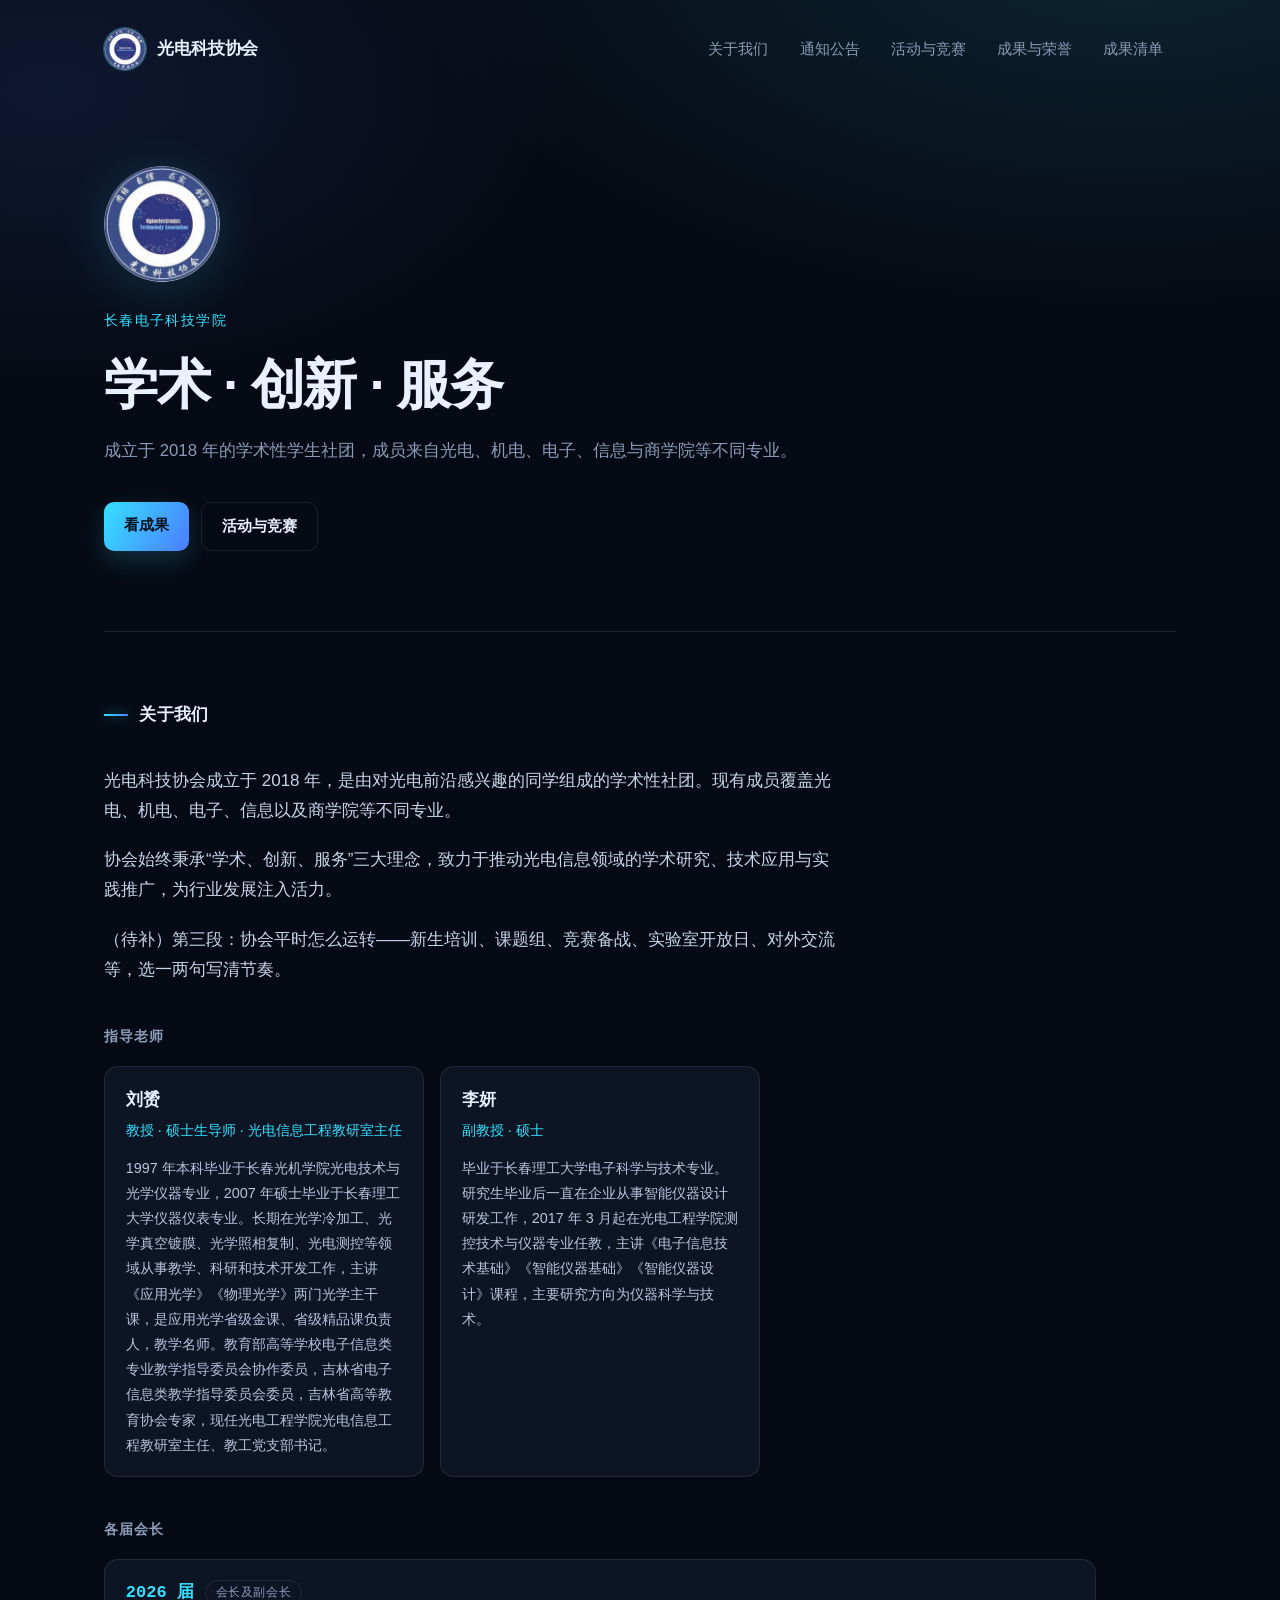
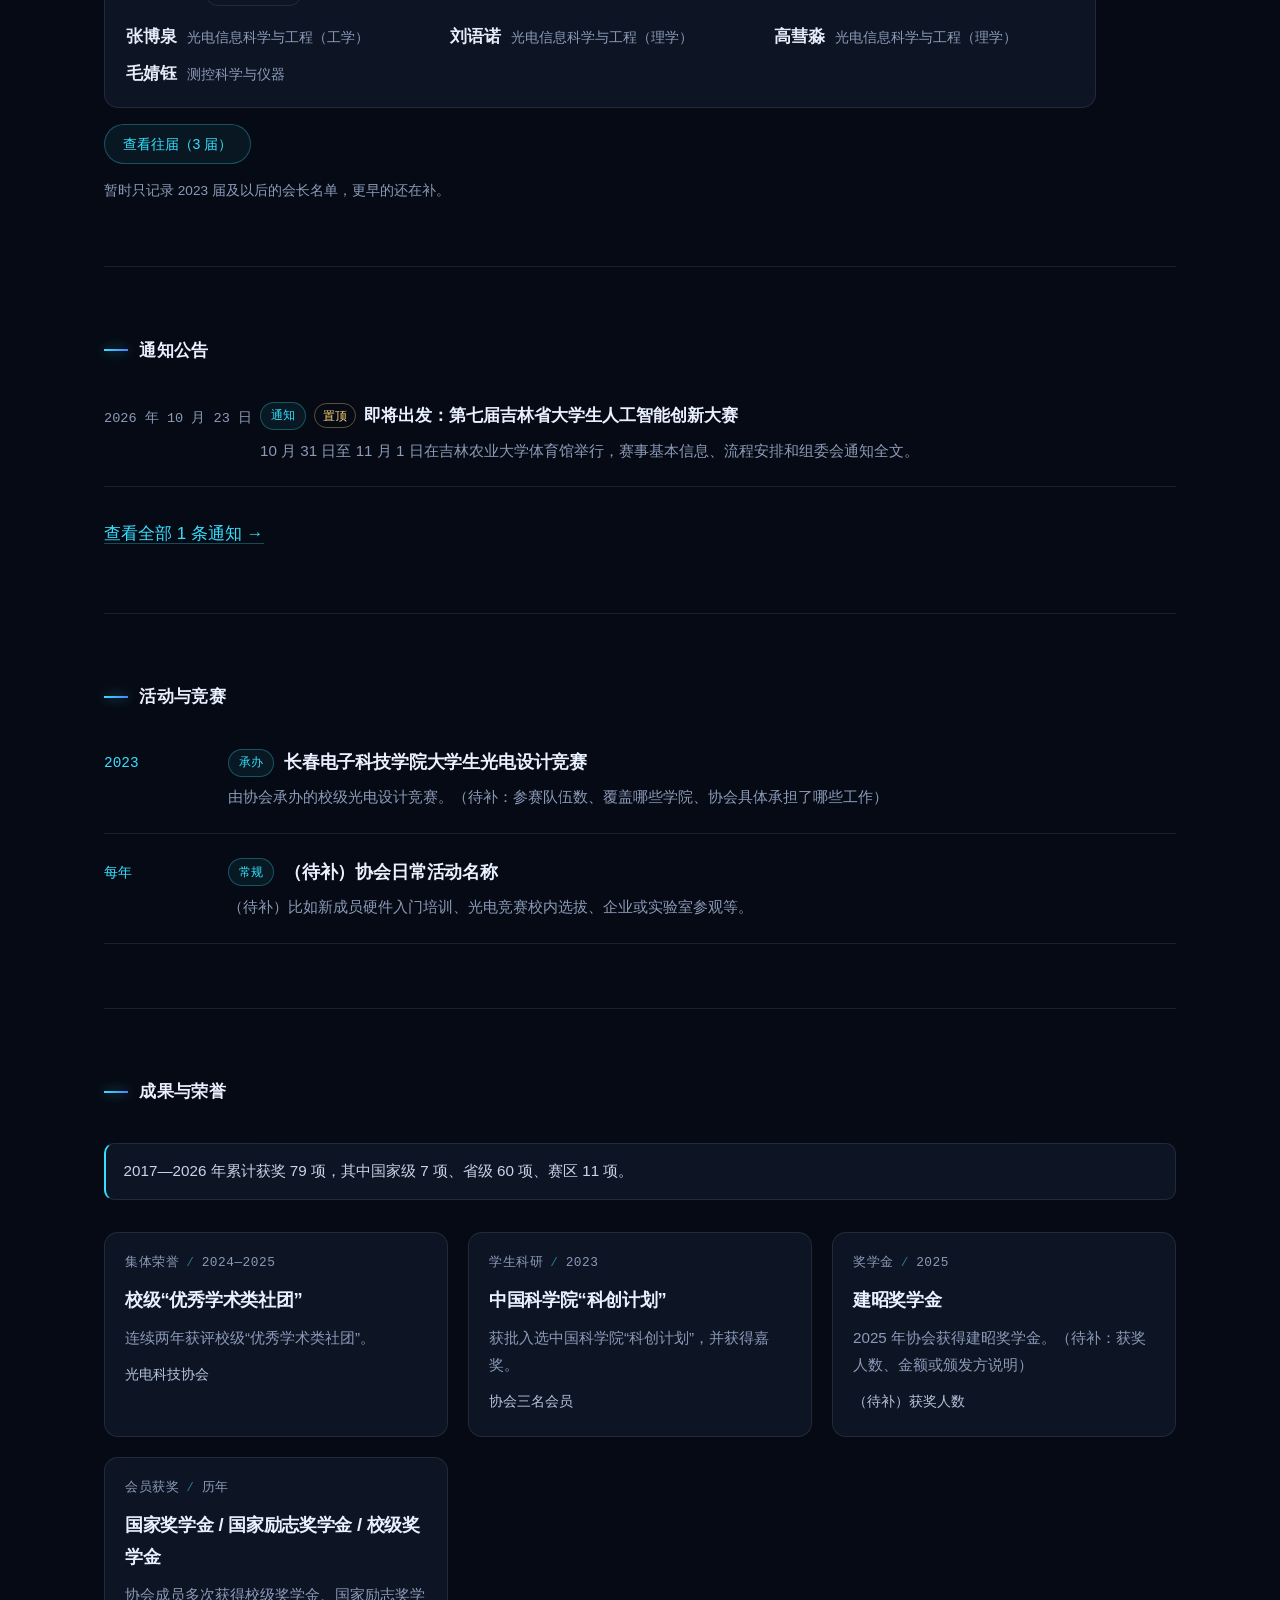
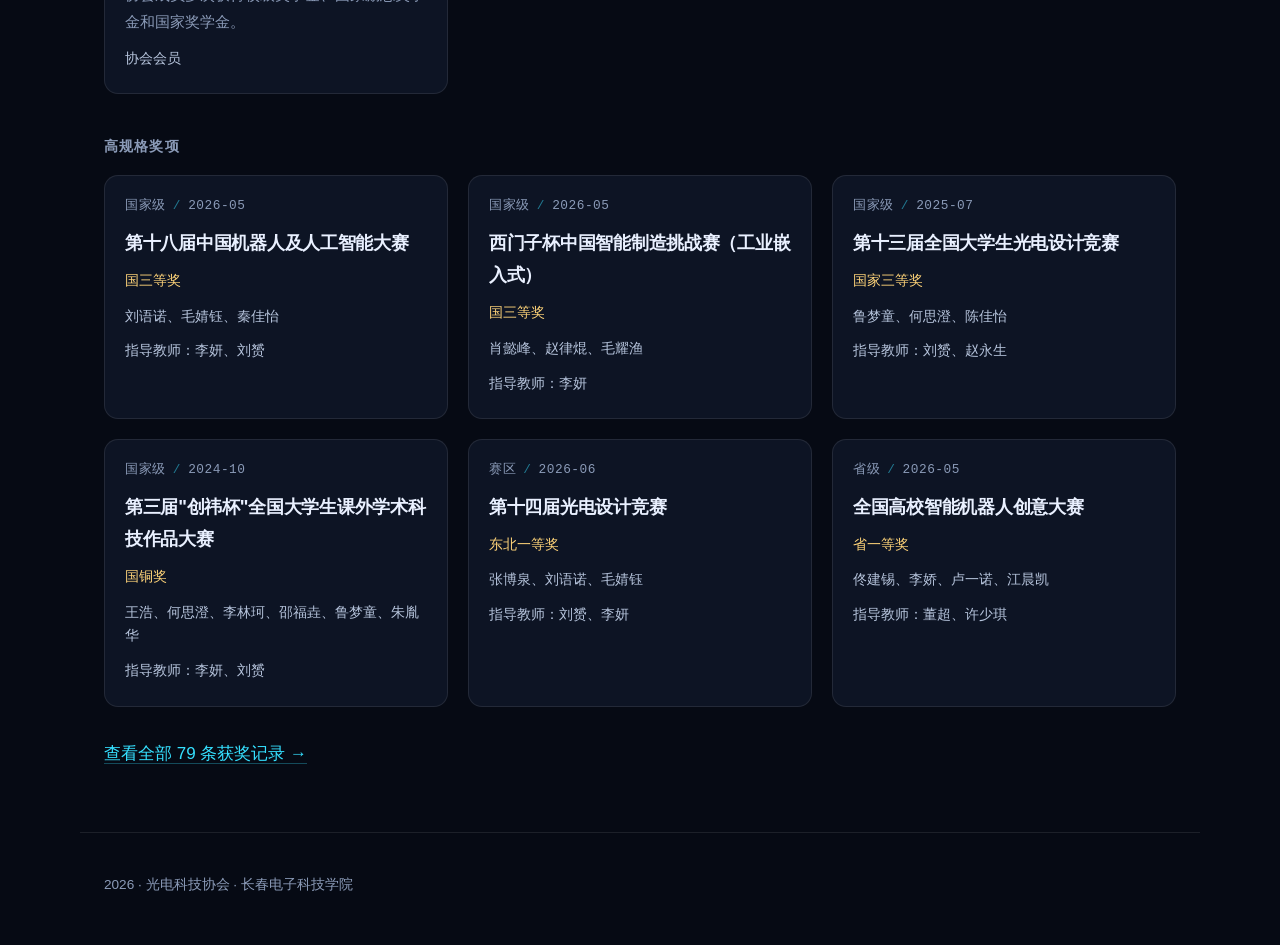
<file: index.html>
<!DOCTYPE html>
<html lang="zh-CN">
<head>
<meta charset="utf-8">
<meta name="viewport" content="width=device-width, initial-scale=1">
<title>加载中</title>
<meta name="description" content="">
<link rel="stylesheet" href="assets/styles.css">
<script src="assets/data.js"></script>
<script src="assets/posts.js"></script>
<script src="assets/awards.js"></script>
<script src="assets/main.js" defer></script>
</head>
<body>
<a class="skip" href="#works">跳到成果与荣誉</a>

<header class="site-head">
  <a class="brand" href="#top">
    <span class="brand-mark" data-bind="shortName"></span>
    <span class="brand-name" data-bind="name"></span>
  </a>
  <nav class="nav" id="nav" aria-label="站内导航"></nav>
</header>

<main id="top">
  <section class="hero">
    <div class="hero-logo" id="hero-logo"></div>
    <p class="eyebrow" data-bind="school"></p>
    <h1 class="tagline" data-bind="tagline"></h1>
    <p class="lede" data-bind="intro"></p>
    <p class="hero-links"><a class="btn" href="#works">看成果</a> <a class="btn btn-ghost" href="#events">活动与竞赛</a></p>
  </section>

  <section class="section" id="about">
    <h2 class="section-title">关于我们</h2>
    <div class="prose" id="about-body"></div>
    <div id="advisors"></div>
  </section>

  <section class="section" id="notices">
    <h2 class="section-title">通知公告</h2>
    <ul class="notice-list" id="notice-list"></ul>
    <p class="section-more" id="notice-more" hidden><a href="news.html">查看全部通知 →</a></p>
    <p class="empty" id="notice-empty" hidden>还没有通知。在 <code>assets/posts.js</code> 里添加。</p>
  </section>

  <section class="section" id="events">
    <h2 class="section-title">活动与竞赛</h2>
    <ul class="event-list" id="events-list"></ul>
    <p class="empty" id="events-empty" hidden>还没有活动记录。在 <code>assets/data.js</code> 的 <code>events</code> 里添加。</p>
  </section>

  <section class="section" id="works">
    <h2 class="section-title">成果与荣誉</h2>
    <p class="stat-line" id="award-stats"></p>
    <div class="grid" id="works-grid"></div>
    <h3 class="sub-title" id="featured-title" hidden>高规格奖项</h3>
    <div class="grid" id="featured-grid"></div>
    <p class="section-more" id="works-more" hidden><a href="achievements.html">查看全部获奖记录 →</a></p>
    <p class="empty" id="works-empty" hidden>还没有成果记录。在 <code>assets/data.js</code> 的 <code>works</code> 里添加。</p>
  </section>

  <section class="section" id="gallery">
    <h2 class="section-title">协会掠影</h2>
    <div class="grid" id="gallery-grid"></div>
    <p class="empty" id="gallery-empty" hidden>还没有照片。在 <code>assets/data.js</code> 的 <code>gallery</code> 里添加。</p>
  </section>
</main>

<footer class="site-foot">
  <div class="foot-info" id="foot-info"></div>
  <p class="foot-copy"><span id="year"></span> · <span data-bind="name"></span> · <span data-bind="school"></span></p>
</footer>
</body>
</html>
</file>
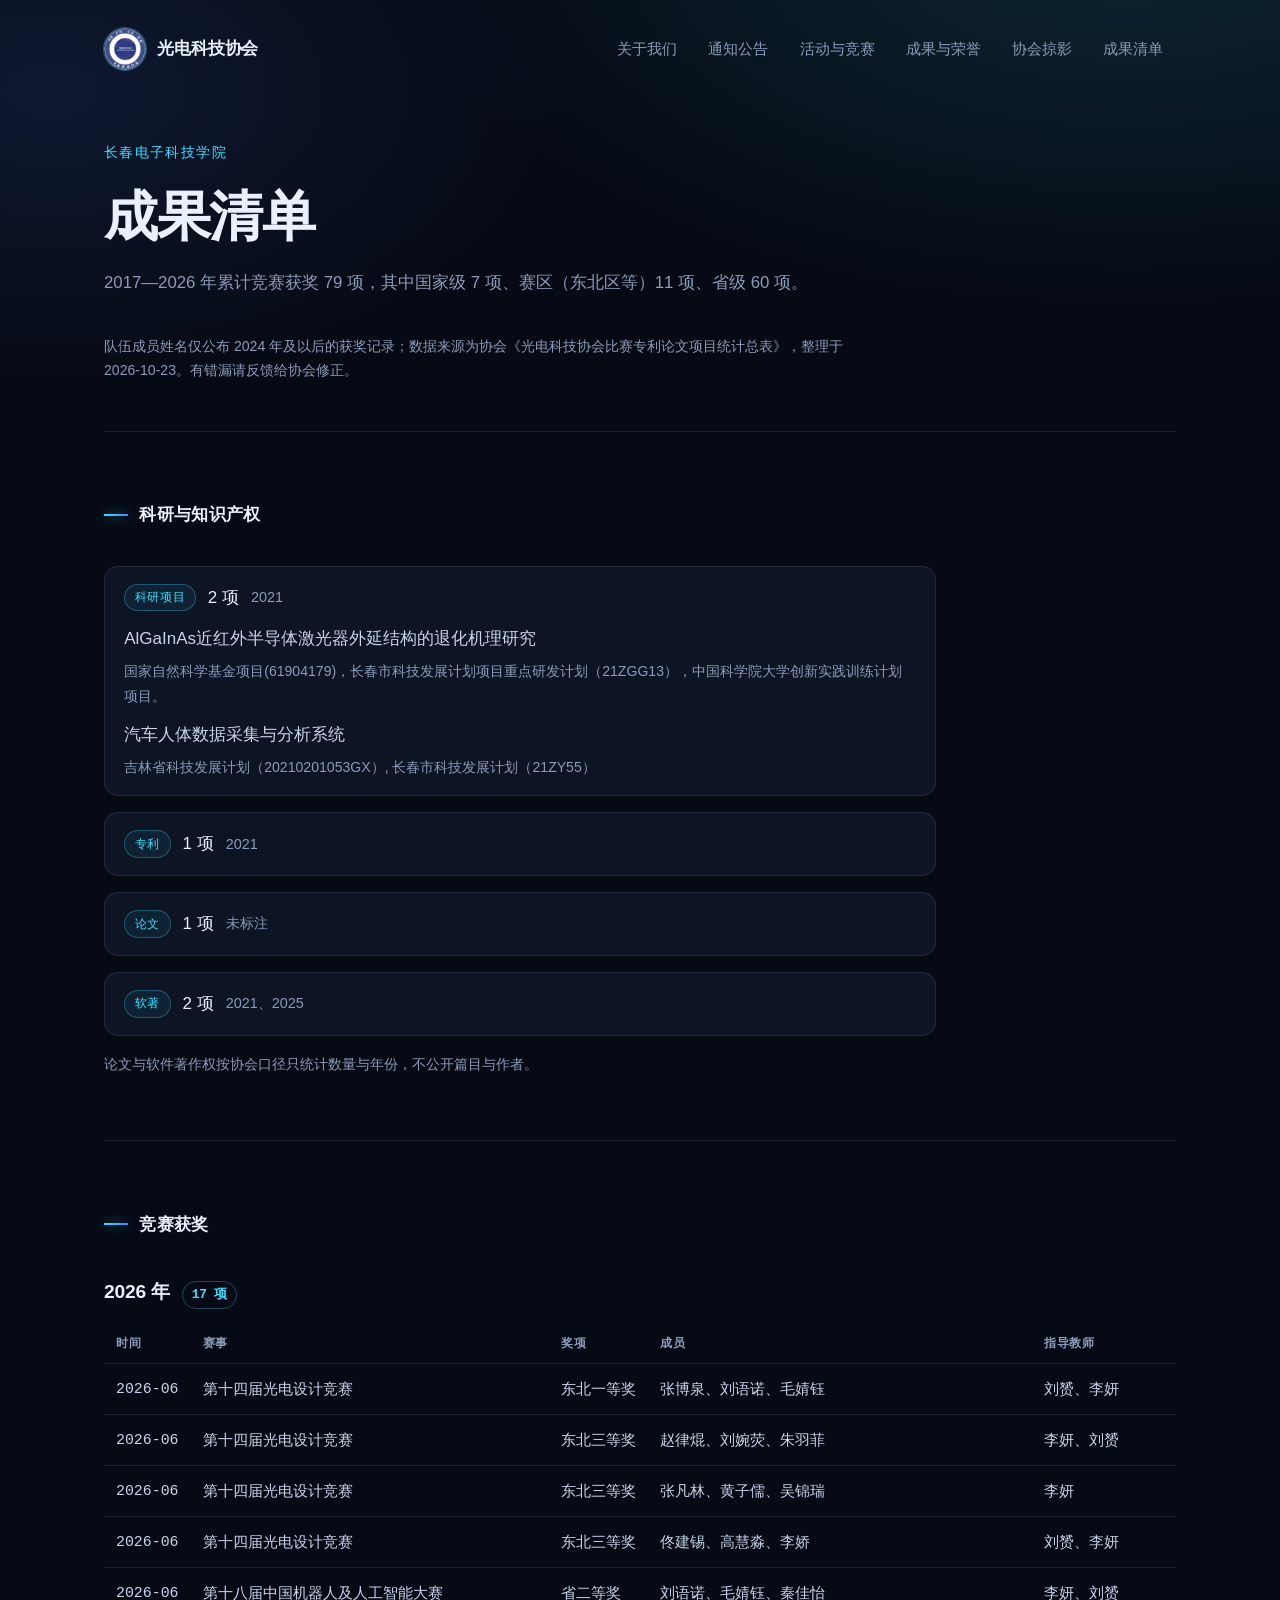
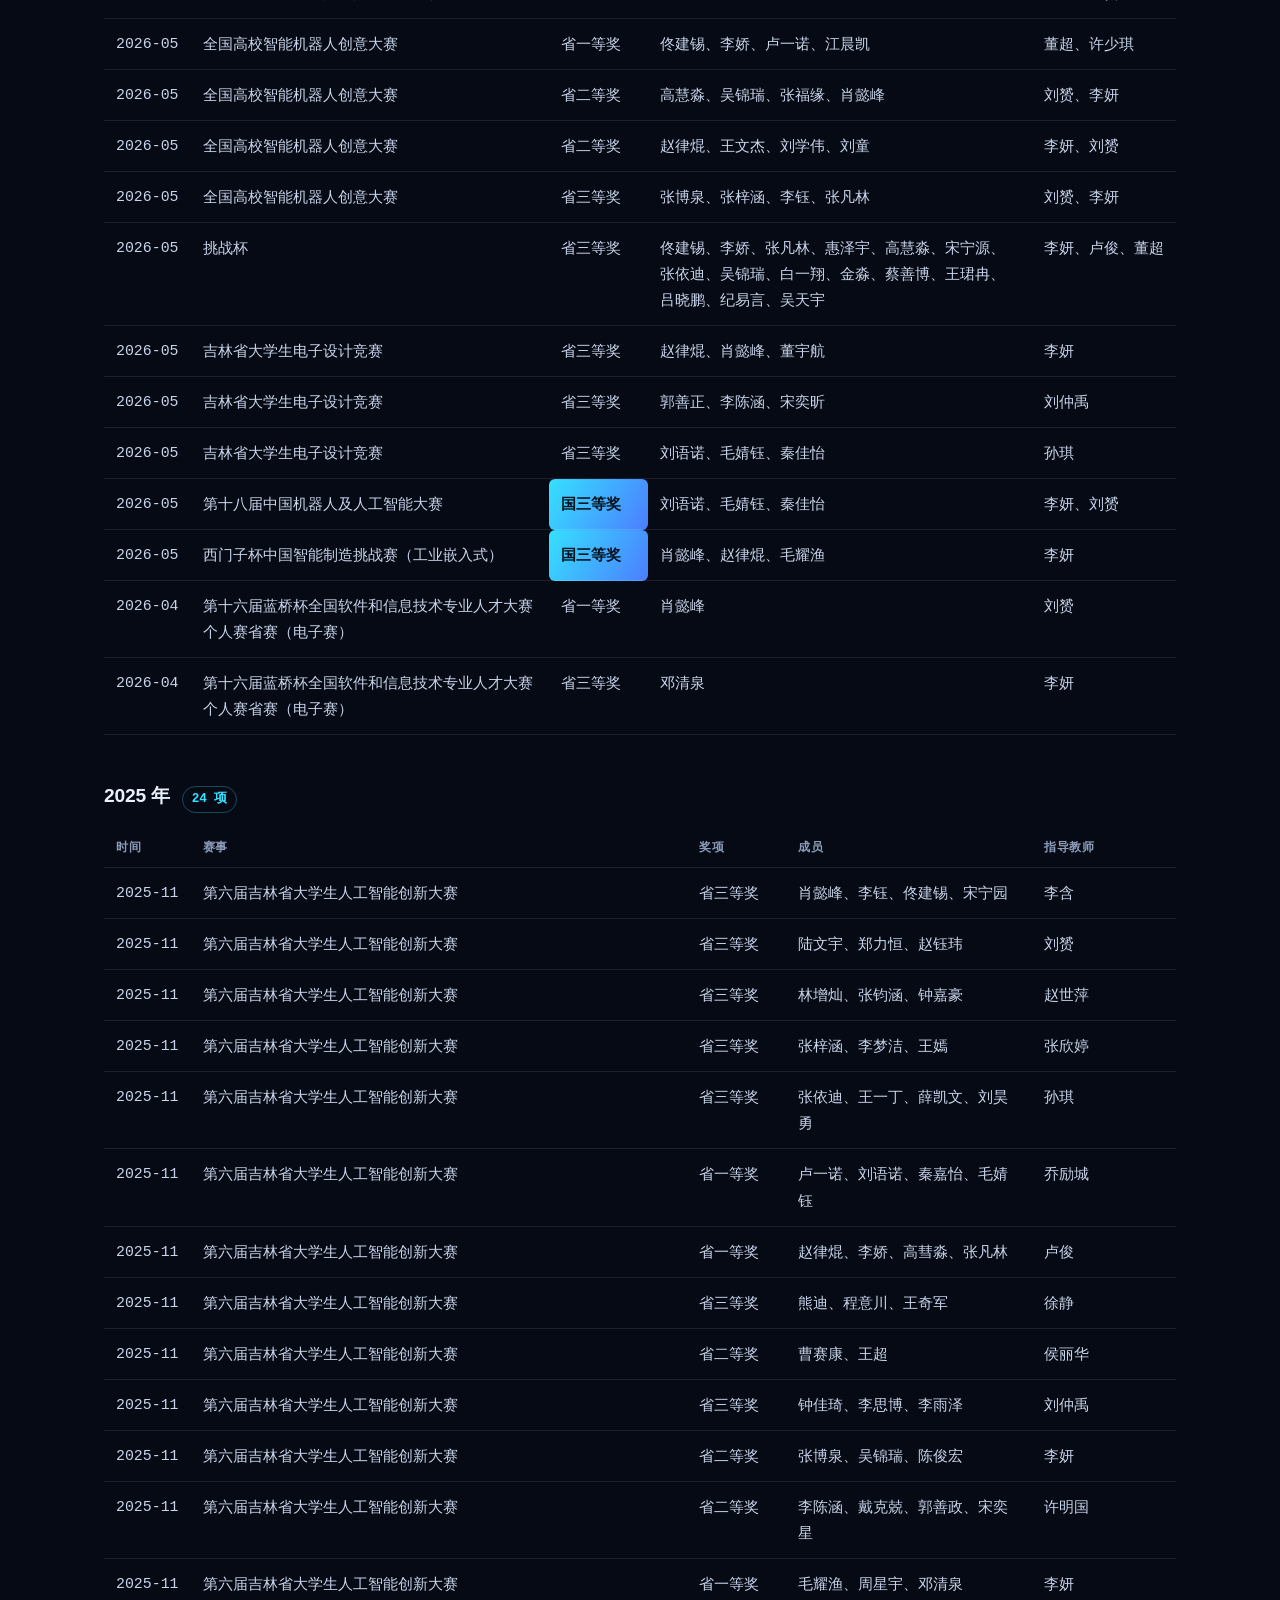
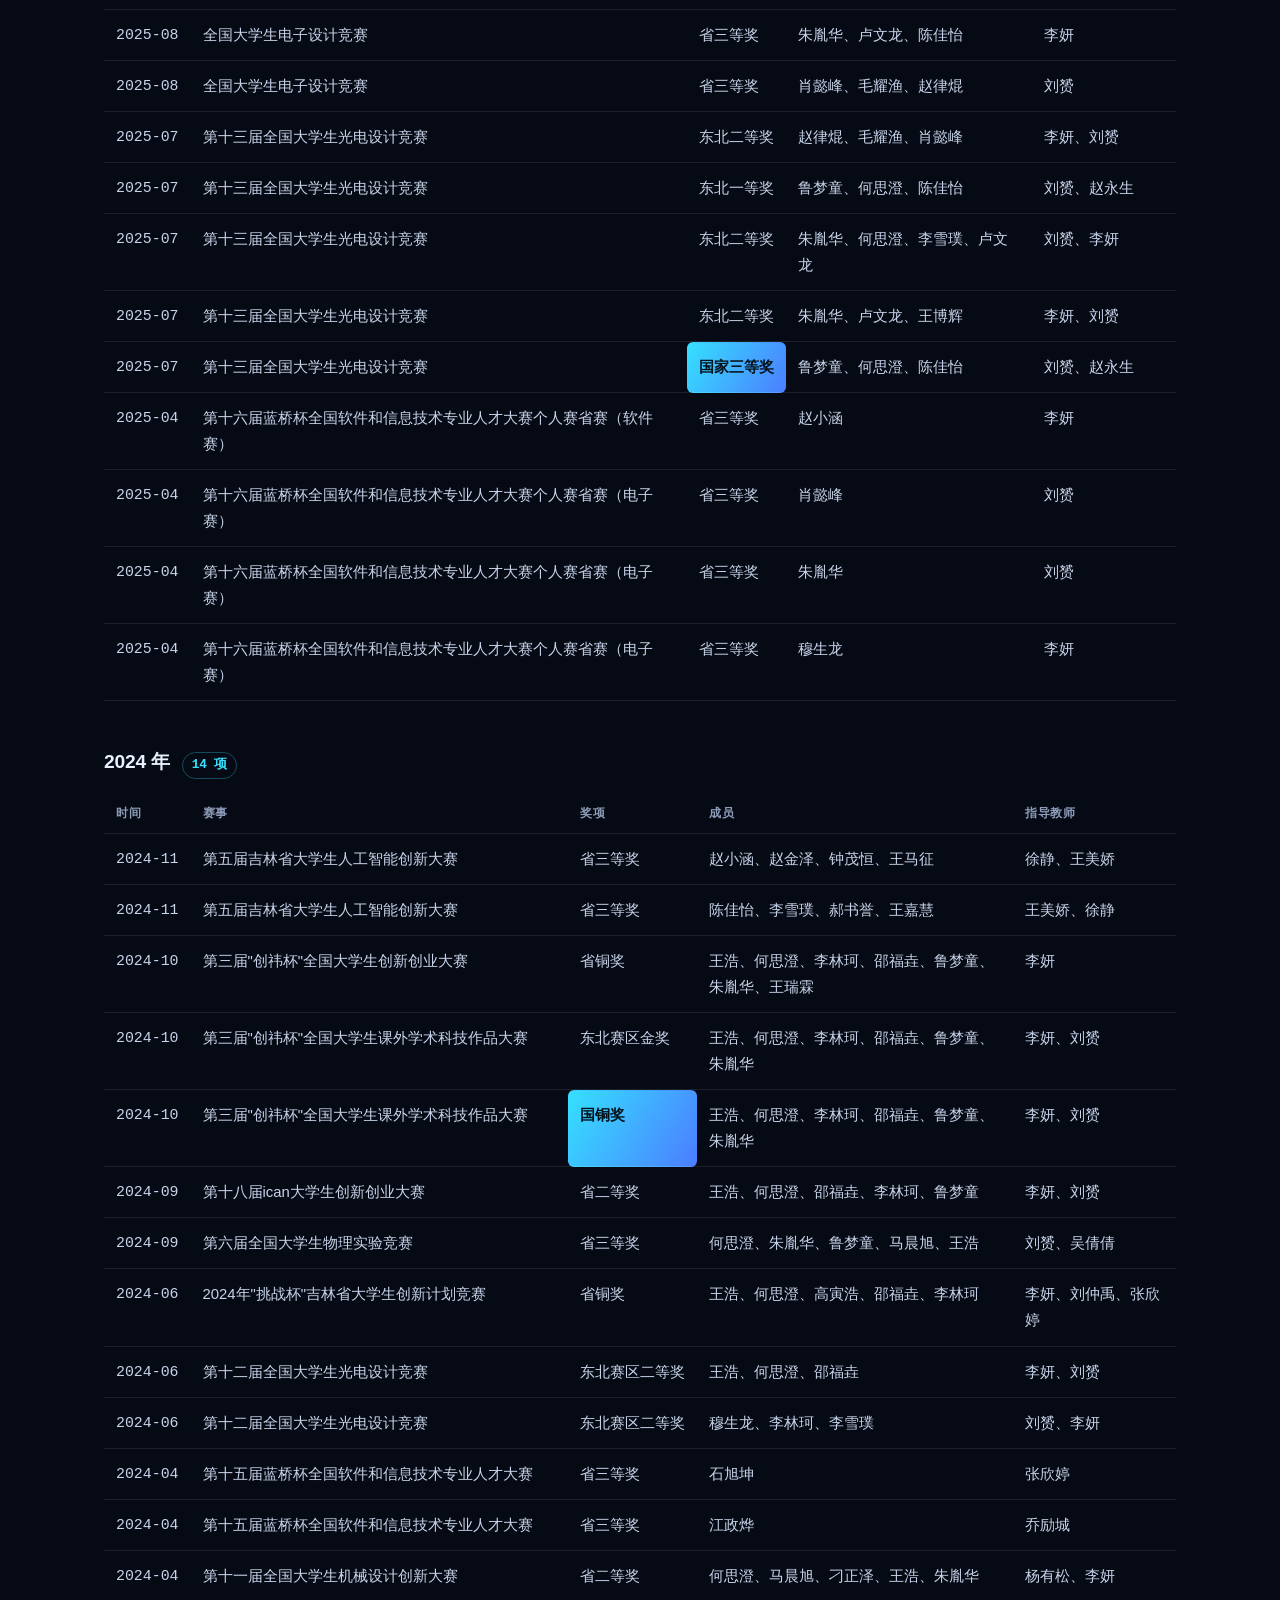
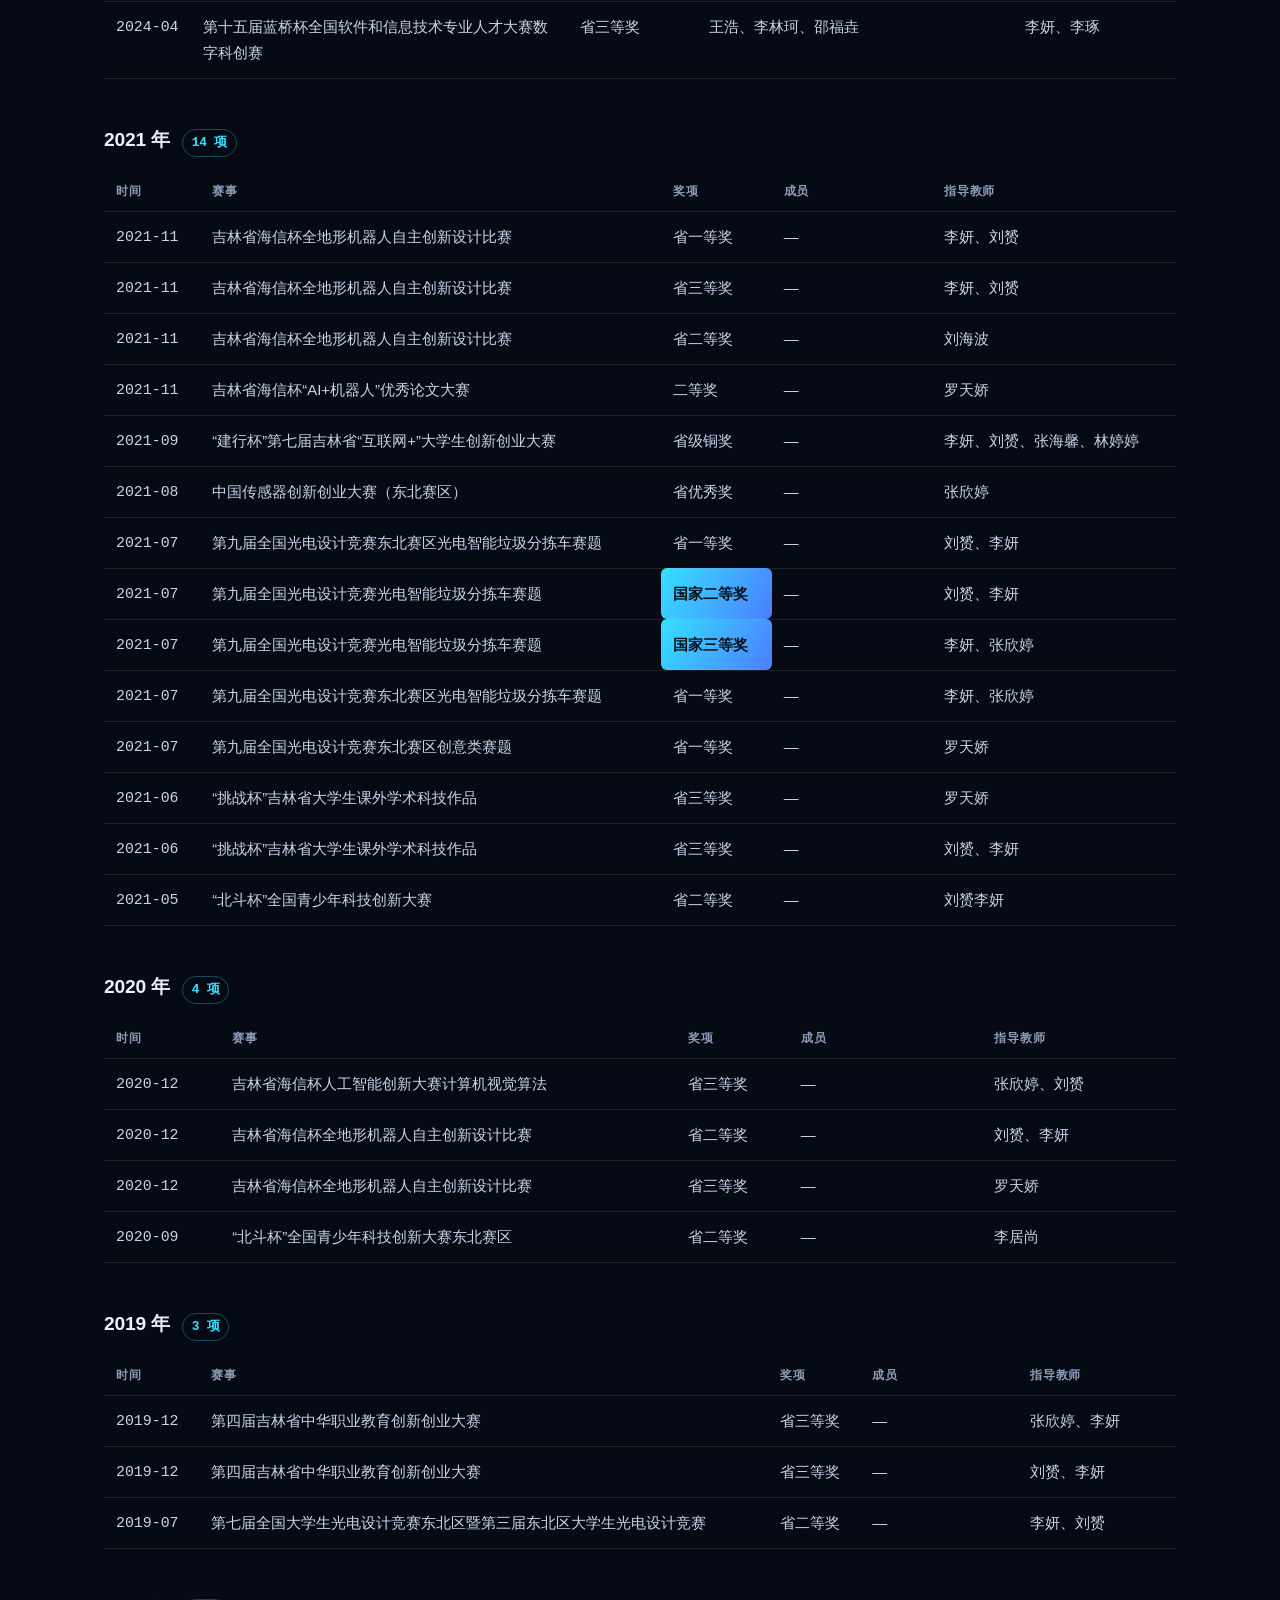
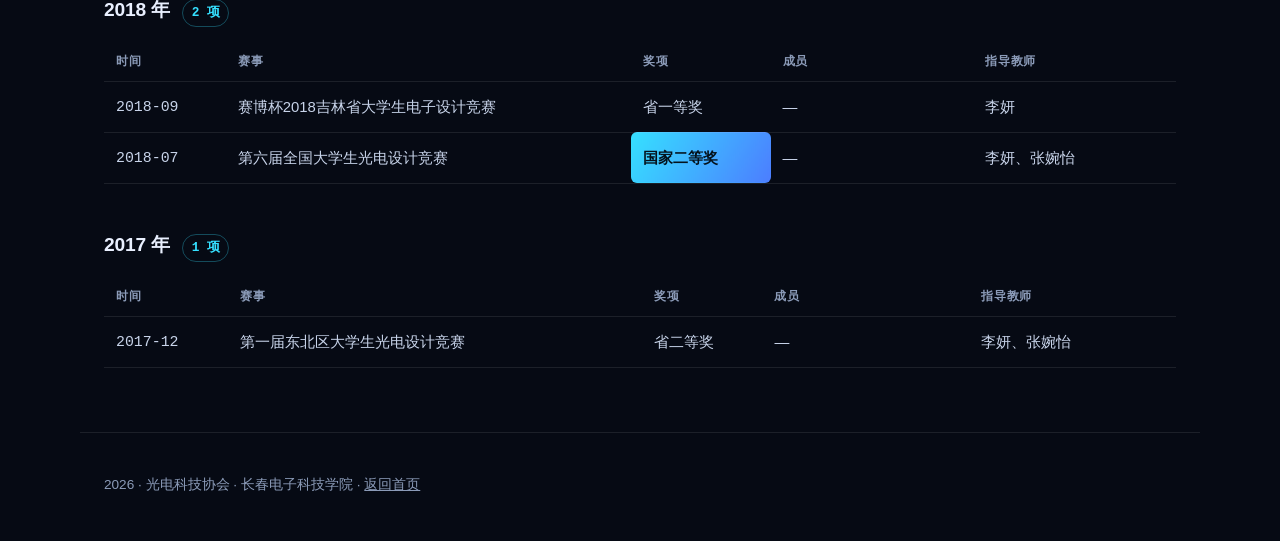
<file: achievements.html>
<!DOCTYPE html>
<html lang="zh-CN">
<head>
<meta charset="utf-8">
<meta name="viewport" content="width=device-width, initial-scale=1">
<title>成果清单 · 光电科技协会</title>
<meta name="description" content="长春电子科技学院光电科技协会历年竞赛获奖与知识产权清单。">
<link rel="stylesheet" href="assets/styles.css">
<script src="assets/data.js"></script>
<script src="assets/awards.js"></script>
<script src="assets/main.js" defer></script>
<script src="assets/ach.js" defer></script>
</head>
<body data-page-title="成果清单 · 光电科技协会">
<a class="skip" href="#award-list">跳到清单</a>

<header class="site-head">
  <a class="brand" href="index.html">
    <span class="brand-mark" data-bind="shortName"></span>
    <span class="brand-name" data-bind="name"></span>
  </a>
  <nav class="nav" id="nav" aria-label="站内导航"></nav>
</header>

<main id="top">
  <section class="hero hero-slim">
    <p class="eyebrow" data-bind="school"></p>
    <h1 class="tagline">成果清单</h1>
    <p class="lede" id="list-stats"></p>
    <p class="note" id="list-note"></p>
  </section>

  <section class="section" id="ip">
    <h2 class="section-title">科研与知识产权</h2>
    <div id="ip-body"></div>
  </section>

  <section class="section" id="award-list">
    <h2 class="section-title">竞赛获奖</h2>
    <div id="year-groups"></div>
  </section>
</main>

<footer class="site-foot">
  <p class="foot-copy"><span id="year"></span> · <span data-bind="name"></span> · <span data-bind="school"></span> · <a href="index.html">返回首页</a></p>
</footer>
</body>
</html>
</file>
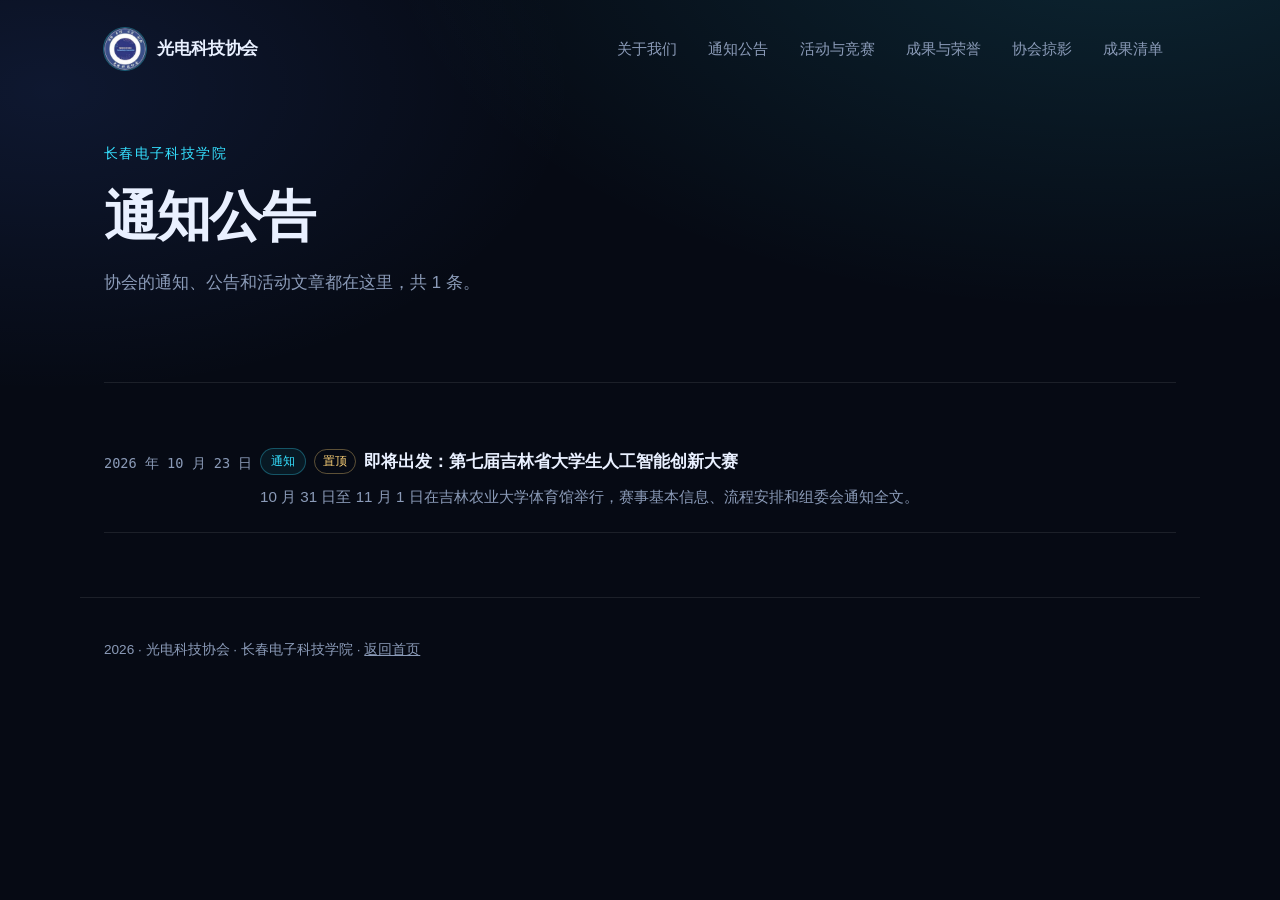
<file: news.html>
<!DOCTYPE html>
<html lang="zh-CN">
<head>
<meta charset="utf-8">
<meta name="viewport" content="width=device-width, initial-scale=1">
<title>通知公告 · 光电科技协会</title>
<meta name="description" content="长春电子科技学院光电科技协会的通知、公告与文章。">
<link rel="stylesheet" href="assets/styles.css">
<script src="assets/data.js"></script>
<script src="assets/posts.js"></script>
<script src="assets/main.js" defer></script>
<script src="assets/news.js" defer></script>
</head>
<body data-page-title="通知公告 · 光电科技协会">
<a class="skip" href="#all-notices">跳到通知列表</a>

<header class="site-head">
  <a class="brand" href="index.html">
    <span class="brand-mark" data-bind="shortName"></span>
    <span class="brand-name" data-bind="name"></span>
  </a>
  <nav class="nav" id="nav" aria-label="站内导航"></nav>
</header>

<main id="top">
  <section class="hero hero-slim">
    <p class="eyebrow" data-bind="school"></p>
    <h1 class="tagline">通知公告</h1>
    <p class="lede" id="news-count"></p>
  </section>

  <section class="section" id="news">
    <ul class="notice-list" id="all-notices"></ul>
    <p class="empty" id="news-empty" hidden>还没有通知。在 <code>assets/posts.js</code> 里添加。</p>
  </section>
</main>

<footer class="site-foot">
  <p class="foot-copy"><span id="year"></span> · <span data-bind="name"></span> · <span data-bind="school"></span> · <a href="index.html">返回首页</a></p>
</footer>
</body>
</html>
</file>
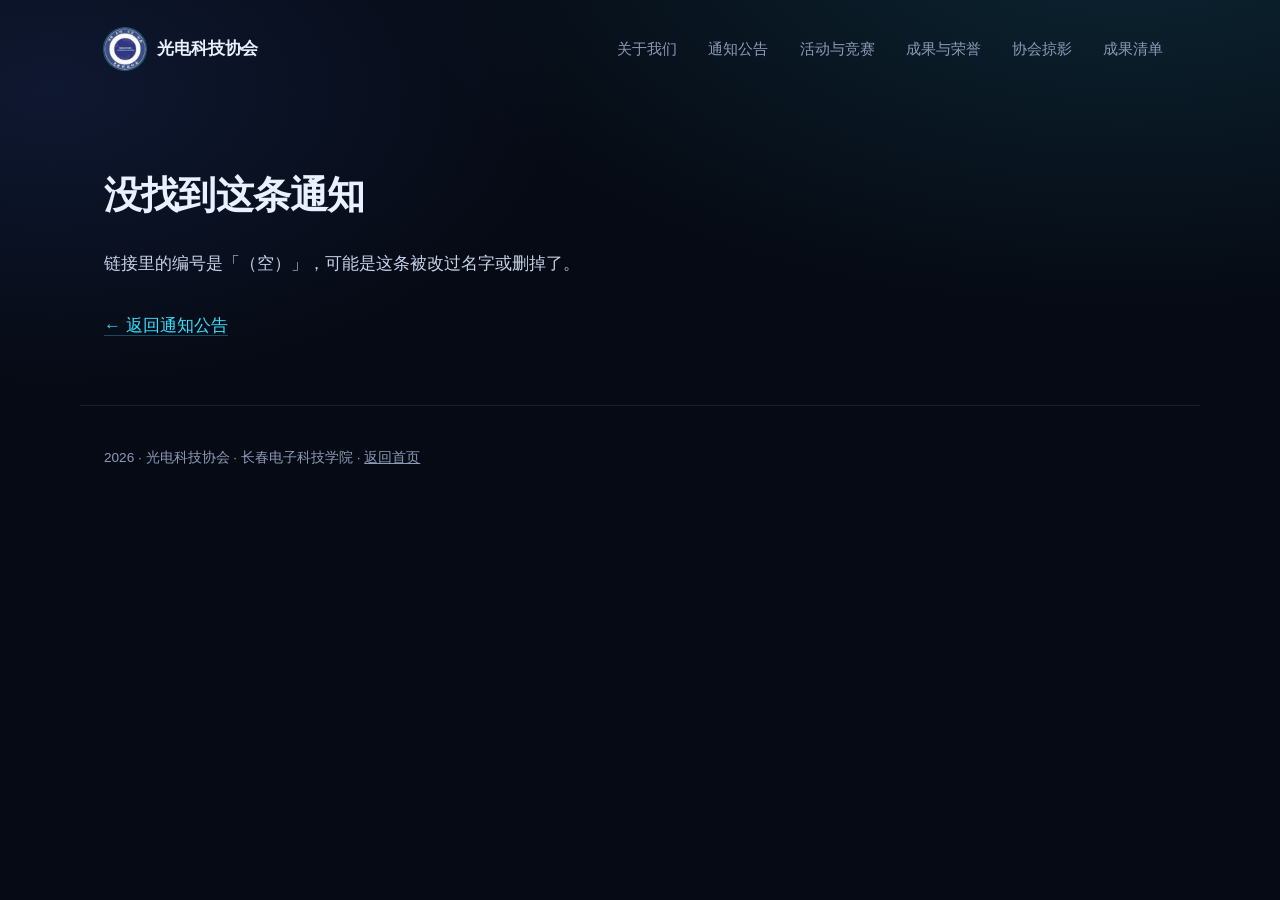
<file: post.html>
<!DOCTYPE html>
<html lang="zh-CN">
<head>
<meta charset="utf-8">
<meta name="viewport" content="width=device-width, initial-scale=1">
<title>通知 · 光电科技协会</title>
<meta name="description" content="长春电子科技学院光电科技协会的通知与文章。">
<link rel="stylesheet" href="assets/styles.css">
<script src="assets/data.js"></script>
<script src="assets/posts.js"></script>
<script src="assets/main.js" defer></script>
<script src="assets/news.js" defer></script>
</head>
<body>
<header class="site-head">
  <a class="brand" href="index.html">
    <span class="brand-mark" data-bind="shortName"></span>
    <span class="brand-name" data-bind="name"></span>
  </a>
  <nav class="nav" id="nav" aria-label="站内导航"></nav>
</header>

<main id="top">
  <article class="post">
    <p class="eyebrow" id="post-meta"></p>
    <h1 class="post-title" id="post-title">加载中</h1>
    <div id="post-media"></div>
    <div class="post-body" id="post-body"></div>
    <p class="section-more"><a href="news.html">← 返回通知公告</a></p>
  </article>
</main>

<footer class="site-foot">
  <p class="foot-copy"><span id="year"></span> · <span data-bind="name"></span> · <span data-bind="school"></span> · <a href="index.html">返回首页</a></p>
</footer>
</body>
</html>
</file>
<file: assets/styles.css>
:root {
  --bg: #060a14;
  --surface: #0d1424;
  --surface-2: #121b2e;
  --fg: #e9f0ff;
  --muted: #8b9bb8;
  --line: rgba(255, 255, 255, 0.09);
  --a1: #35e0ff;
  --a2: #4c7dff;
  --grad: linear-gradient(120deg, #35e0ff, #4c7dff);
  --radius: 14px;
  --maxw: 1120px;
}

* { box-sizing: border-box; }

html { scroll-behavior: smooth; }
@media (prefers-reduced-motion: reduce) {
  html { scroll-behavior: auto; }
  * { animation: none !important; transition: none !important; }
}

body {
  margin: 0;
  color: var(--fg);
  background:
    radial-gradient(1200px 620px at 88% -8%, rgba(53, 224, 255, 0.13), transparent 62%),
    radial-gradient(900px 520px at 4% 10%, rgba(76, 125, 255, 0.12), transparent 58%),
    var(--bg);
  background-attachment: fixed;
  font-family: -apple-system, BlinkMacSystemFont, "Segoe UI", "PingFang SC",
    "Hiragino Sans GB", "Microsoft YaHei", sans-serif;
  font-size: 17px;
  line-height: 1.75;
  -webkit-font-smoothing: antialiased;
}

::selection { background: rgba(53, 224, 255, 0.28); }

code {
  font-family: ui-monospace, SFMono-Regular, Menlo, Consolas, monospace;
  font-size: 0.88em;
  background: var(--surface-2);
  color: var(--a1);
  padding: 0.12em 0.4em;
  border-radius: 6px;
}

a { color: inherit; }

.skip { position: absolute; left: -9999px; }
.skip:focus {
  left: 1rem;
  top: 1rem;
  z-index: 10;
  background: var(--surface-2);
  color: var(--a1);
  padding: 0.5rem 0.9rem;
  border-radius: 8px;
}

.site-head {
  max-width: var(--maxw);
  margin: 0 auto;
  padding: 1.75rem 1.5rem 0;
  display: flex;
  align-items: center;
  justify-content: space-between;
  gap: 1rem;
  flex-wrap: wrap;
}

.brand {
  display: inline-flex;
  align-items: center;
  gap: 0.7rem;
  text-decoration: none;
}
.brand-mark {
  font-family: ui-monospace, SFMono-Regular, Menlo, Consolas, monospace;
  font-size: 0.8rem;
  letter-spacing: 0.06em;
  padding: 0.25rem 0.6rem;
  border: 1px solid rgba(53, 224, 255, 0.4);
  border-radius: 8px;
  color: var(--a1);
  background: rgba(53, 224, 255, 0.06);
}
.brand-name { font-weight: 650; letter-spacing: -0.01em; }

.brand-logo {
  display: block;
  width: 42px;
  height: 42px;
  border-radius: 50%;
  box-shadow: 0 0 0 1px rgba(53, 224, 255, 0.35);
}

.nav { display: flex; gap: 0.35rem; flex-wrap: wrap; }
.nav a {
  text-decoration: none;
  color: var(--muted);
  font-size: 0.95rem;
  padding: 0.4rem 0.8rem;
  border-radius: 8px;
  transition: color 0.2s ease, background 0.2s ease;
}
.nav a:hover { color: var(--fg); background: var(--surface); }

main {
  max-width: var(--maxw);
  margin: 0 auto;
  padding: 0 1.5rem;
}

.hero { padding: 6rem 0 5rem; max-width: 48rem; }

.hero-logo { margin: 0 0 1.75rem; }
.hero-logo:empty { display: none; }
.hero-logo-img {
  display: block;
  width: clamp(88px, 15vw, 116px);
  height: auto;
  border-radius: 50%;
  filter: drop-shadow(0 8px 26px rgba(53, 224, 255, 0.16));
}

.eyebrow {
  margin: 0 0 1.25rem;
  color: var(--a1);
  font-family: ui-monospace, SFMono-Regular, Menlo, Consolas, monospace;
  font-size: 0.85rem;
  letter-spacing: 0.1em;
}

.tagline {
  margin: 0 0 1.25rem;
  font-size: clamp(2.1rem, 5.5vw, 3.4rem);
  line-height: 1.15;
  letter-spacing: -0.025em;
  font-weight: 700;
}

.lede { margin: 0 0 2.25rem; color: var(--muted); font-size: 1.05rem; }

.section {
  padding: 4rem 0;
  border-top: 1px solid var(--line);
}

.section-title {
  margin: 0 0 2.25rem;
  display: inline-flex;
  align-items: center;
  gap: 0.7rem;
  font-size: 1.05rem;
  letter-spacing: 0.02em;
  font-weight: 650;
}
.section-title::before {
  content: "";
  width: 24px;
  height: 2px;
  background: var(--grad);
  box-shadow: 0 0 12px rgba(53, 224, 255, 0.6);
}

.sub-title {
  margin: 2.5rem 0 1rem;
  font-size: 0.9rem;
  letter-spacing: 0.08em;
  color: var(--muted);
  font-weight: 600;
}

.prose p { margin: 0 0 1.25rem; max-width: 46rem; color: #c8d4ea; }

.advisor-list {
  list-style: none;
  margin: 0;
  padding: 0;
  display: grid;
  grid-template-columns: repeat(auto-fill, minmax(320px, 1fr));
  gap: 1rem;
  max-width: 62rem;
}
.advisor {
  border: 1px solid var(--line);
  border-radius: var(--radius);
  background: var(--surface);
  padding: 1.15rem 1.3rem;
}
.advisor-name { display: block; font-weight: 600; font-size: 1.05rem; }
.advisor-title { display: block; color: var(--a1); font-size: 0.9rem; margin-top: 0.25rem; }
.advisor-note {
  margin: 0.75rem 0 0;
  color: #b9c6dd;
  font-size: 0.9rem;
  line-height: 1.75;
}

.leader-term {
  max-width: 62rem;
  border: 1px solid var(--line);
  border-radius: var(--radius);
  background: var(--surface);
  padding: 1.15rem 1.3rem;
}
.leader-term + .leader-term { margin-top: 1rem; }
.leader-head { margin: 0; display: flex; align-items: center; gap: 0.7rem; flex-wrap: wrap; }
.leader-year {
  font-family: ui-monospace, SFMono-Regular, Menlo, Consolas, monospace;
  font-weight: 600;
  color: var(--a1);
}
.leader-label {
  font-size: 0.75rem;
  letter-spacing: 0.05em;
  color: var(--muted);
  border: 1px solid var(--line);
  border-radius: 999px;
  padding: 0.1rem 0.6rem;
}
.leader-list {
  list-style: none;
  margin: 0.9rem 0 0;
  padding: 0;
  display: grid;
  grid-template-columns: repeat(auto-fill, minmax(260px, 1fr));
  gap: 0.45rem 1.5rem;
}
.leader { display: flex; align-items: baseline; gap: 0.65rem; flex-wrap: wrap; }
.leader-name { font-weight: 600; color: #e6edf8; }
.leader-major { color: var(--muted); font-size: 0.88rem; }
.leader-past { margin-top: 1rem; }
.leaders-toggle {
  margin-top: 1rem;
  font: inherit;
  font-size: 0.88rem;
  color: var(--a1);
  background: rgba(53, 224, 255, 0.06);
  border: 1px solid rgba(53, 224, 255, 0.3);
  border-radius: 999px;
  padding: 0.42rem 1.1rem;
  cursor: pointer;
}
.leaders-toggle:hover { background: rgba(53, 224, 255, 0.13); }
.leaders-note { margin: 0.9rem 0 0; color: var(--muted); font-size: 0.85rem; }

.event-list { list-style: none; margin: 0; padding: 0; }
.event {
  display: grid;
  grid-template-columns: 6.5rem 1fr auto;
  gap: 1.25rem;
  align-items: start;
  padding: 1.4rem 0;
  border-bottom: 1px solid var(--line);
}
.event:first-child { padding-top: 0; }
.event-date {
  font-family: ui-monospace, SFMono-Regular, Menlo, Consolas, monospace;
  color: var(--a1);
  font-size: 0.9rem;
  padding-top: 0.25rem;
}
.event-head { margin: 0 0 0.4rem; display: flex; align-items: center; gap: 0.6rem; flex-wrap: wrap; }
.event-name { font-size: 1.1rem; font-weight: 600; letter-spacing: -0.01em; }
.event-name a { text-decoration: none; border-bottom: 1px solid rgba(53, 224, 255, 0.45); }
.event-name a:hover { border-bottom-color: var(--a1); }
.chip {
  font-size: 0.75rem;
  letter-spacing: 0.05em;
  color: var(--a1);
  border: 1px solid rgba(53, 224, 255, 0.3);
  background: rgba(53, 224, 255, 0.07);
  border-radius: 999px;
  padding: 0.15rem 0.6rem;
}
.event-summary { margin: 0; color: var(--muted); font-size: 0.95rem; max-width: 44rem; }
.event-result {
  color: #ffd479;
  font-size: 0.9rem;
  padding-top: 0.3rem;
  white-space: nowrap;
}

.grid {
  display: grid;
  grid-template-columns: repeat(auto-fill, minmax(300px, 1fr));
  gap: 1.25rem;
}

.card {
  border: 1px solid var(--line);
  border-radius: var(--radius);
  background: var(--surface);
  overflow: hidden;
  display: flex;
  flex-direction: column;
  transition: transform 0.22s ease, border-color 0.22s ease, box-shadow 0.22s ease;
}
.card:hover {
  transform: translateY(-3px);
  border-color: rgba(53, 224, 255, 0.35);
  box-shadow: 0 18px 40px rgba(0, 0, 0, 0.45), 0 0 22px rgba(53, 224, 255, 0.12);
}

.card-media {
  aspect-ratio: 16 / 10;
  background: var(--surface-2);
  overflow: hidden;
  border-bottom: 1px solid var(--line);
}
.card-media img { width: 100%; height: 100%; object-fit: cover; display: block; }

.card-body { padding: 1.2rem 1.25rem 1.4rem; }

.card-meta {
  margin: 0 0 0.6rem;
  display: flex;
  gap: 0.45rem;
  align-items: center;
  font-family: ui-monospace, SFMono-Regular, Menlo, Consolas, monospace;
  color: var(--muted);
  font-size: 0.8rem;
  letter-spacing: 0.04em;
}
.dot { color: rgba(53, 224, 255, 0.5); }

.card-title {
  margin: 0 0 0.55rem;
  font-size: 1.15rem;
  letter-spacing: -0.015em;
  font-weight: 650;
}
.card-title a { text-decoration: none; border-bottom: 1px solid rgba(53, 224, 255, 0.45); }

.card-summary { margin: 0; color: var(--muted); font-size: 0.95rem; }
.card-team {
  margin: 0.7rem 0 0;
  color: #b6c4dc;
  font-size: 0.85rem;
}
.card-award {
  margin: 0.55rem 0 0;
  color: #ffd479;
  font-size: 0.9rem;
}

.empty { color: var(--muted); }

.btn {
  display: inline-block;
  padding: 0.65rem 1.25rem;
  border-radius: 10px;
  background: var(--grad);
  color: #04121c;
  font-weight: 600;
  text-decoration: none;
  font-size: 0.95rem;
  box-shadow: 0 10px 26px rgba(53, 224, 255, 0.18);
  transition: transform 0.2s ease, box-shadow 0.2s ease;
}
.btn:hover {
  transform: translateY(-2px);
  box-shadow: 0 14px 32px rgba(76, 125, 255, 0.28);
}
.btn-ghost {
  background: transparent;
  color: var(--fg);
  border: 1px solid var(--line);
  box-shadow: none;
}
.btn-ghost:hover { border-color: rgba(53, 224, 255, 0.4); box-shadow: none; }

.hero-links { display: flex; gap: 0.75rem; margin: 0; flex-wrap: wrap; }

.site-foot {
  max-width: var(--maxw);
  margin: 0 auto;
  padding: 2.5rem 1.5rem 3rem;
  border-top: 1px solid var(--line);
  color: var(--muted);
  font-size: 0.92rem;
}
.foot-row { margin: 0 0 0.75rem; display: flex; gap: 1.25rem; flex-wrap: wrap; }
.foot-link {
  color: var(--a1);
  text-decoration: none;
  border-bottom: 1px solid rgba(53, 224, 255, 0.3);
}
.foot-join { margin: 0 0 1rem; color: #c8d4ea; max-width: 46rem; }
.foot-copy { margin: 0; font-size: 0.85rem; }

.hero-slim { padding: 4.5rem 0 3rem; }

.stat-line {
  margin: 0 0 2rem;
  padding: 0.9rem 1.1rem;
  border: 1px solid var(--line);
  border-left: 2px solid var(--a1);
  border-radius: 10px;
  background: var(--surface);
  color: #c8d4ea;
  font-size: 0.95rem;
}

.note {
  margin: 1rem 0 0;
  color: var(--muted);
  font-size: 0.88rem;
  max-width: 48rem;
}

.section-more { margin: 2rem 0 0; }
.section-more a {
  color: var(--a1);
  text-decoration: none;
  border-bottom: 1px solid rgba(53, 224, 255, 0.3);
}
.section-more a:hover { border-bottom-color: var(--a1); }

.year-block { margin-bottom: 2.75rem; }
.year-block:last-child { margin-bottom: 0; }
.year-title {
  margin: 0 0 1rem;
  display: flex;
  align-items: baseline;
  gap: 0.75rem;
  font-size: 1.2rem;
  font-weight: 650;
  letter-spacing: -0.01em;
}
.year-count {
  font-family: ui-monospace, SFMono-Regular, Menlo, Consolas, monospace;
  font-size: 0.8rem;
  color: var(--a1);
  border: 1px solid rgba(53, 224, 255, 0.3);
  border-radius: 999px;
  padding: 0.1rem 0.55rem;
}

.table-wrap { overflow-x: auto; }
.award-table {
  width: 100%;
  min-width: 680px;
  border-collapse: collapse;
  font-size: 0.93rem;
}
.award-table th {
  text-align: left;
  font-weight: 600;
  font-size: 0.78rem;
  letter-spacing: 0.06em;
  color: var(--muted);
  padding: 0.5rem 0.75rem;
  border-bottom: 1px solid var(--line);
  white-space: nowrap;
}
.award-table td {
  padding: 0.75rem;
  border-bottom: 1px solid var(--line);
  vertical-align: top;
  color: #c8d4ea;
}
.award-table tr:hover td { background: rgba(53, 224, 255, 0.04); }
.col-date {
  font-family: ui-monospace, SFMono-Regular, Menlo, Consolas, monospace;
  color: var(--muted);
  white-space: nowrap;
}
.col-event { min-width: 18rem; }
.col-award { color: #ffd479; white-space: nowrap; }
.col-award.is-national {
  color: #04121c;
  background: var(--grad);
  border-radius: 6px;
  font-weight: 600;
}
.col-team, .col-teacher { min-width: 9rem; }

.ip-list { list-style: none; margin: 0; padding: 0; display: grid; gap: 1rem; max-width: 52rem; }
.ip-item {
  border: 1px solid var(--line);
  border-radius: var(--radius);
  background: var(--surface);
  padding: 1rem 1.2rem;
}
.ip-head { margin: 0; display: flex; align-items: center; gap: 0.75rem; }
.ip-years { color: var(--muted); font-size: 0.9rem; }
.ip-detail { margin: 0.75rem 0 0; color: #c8d4ea; }
.ip-source { margin: 0.3rem 0 0; color: var(--muted); font-size: 0.88rem; }

.notice-list { list-style: none; margin: 0; padding: 0; }
.notice {
  display: grid;
  grid-template-columns: 8.5rem 1fr;
  gap: 1.25rem;
  align-items: start;
  padding: 1.3rem 0;
  border-bottom: 1px solid var(--line);
}
.notice:first-child { padding-top: 0; }
.notice-date {
  padding-top: 0.35rem;
  font-family: ui-monospace, SFMono-Regular, Menlo, Consolas, monospace;
  font-size: 0.85rem;
  color: var(--muted);
  white-space: nowrap;
}
.notice-head { margin: 0; display: flex; align-items: center; gap: 0.5rem; flex-wrap: wrap; }
.notice-title {
  color: var(--fg);
  font-size: 1.05rem;
  font-weight: 620;
  text-decoration: none;
}
.notice-title:hover { color: var(--a1); }
.notice-summary { margin: 0.5rem 0 0; color: var(--muted); font-size: 0.95rem; max-width: 44rem; }
.pin {
  font-size: 0.72rem;
  color: #ffd479;
  border: 1px solid rgba(255, 212, 121, 0.35);
  border-radius: 999px;
  padding: 0.1rem 0.5rem;
}

.post { max-width: 46rem; padding: 5rem 0 4rem; }
.post-title {
  margin: 0 0 1.75rem;
  font-size: clamp(1.7rem, 4vw, 2.4rem);
  line-height: 1.3;
  letter-spacing: -0.02em;
}
.post-image {
  display: block;
  width: 100%;
  height: auto;
  margin: 0 0 2.25rem;
  border: 1px solid var(--line);
  border-radius: var(--radius);
}
.post-body p { margin: 0 0 1.15rem; color: #c8d4ea; line-height: 1.85; }
.post-h { margin: 2.25rem 0 1rem; font-size: 1.15rem; }
.post-ul { margin: 0 0 1.25rem; padding-left: 1.25rem; color: #c8d4ea; line-height: 1.85; }
.post-ul li { margin: 0.35rem 0; }

.post-fig { margin: 0 0 1.75rem; }
.post-fig a { display: block; }
.post-fig img {
  display: block;
  width: 100%;
  height: auto;
  border: 1px solid var(--line);
  border-radius: var(--radius);
}
.post-fig-cap { margin: 0.7rem 0 0; color: var(--muted); font-size: 0.88rem; line-height: 1.7; }

.photo {
  margin: 0;
  border: 1px solid var(--line);
  border-radius: var(--radius);
  background: var(--surface);
  overflow: hidden;
  transition: transform 0.22s ease, border-color 0.22s ease;
}
.photo:hover {
  transform: translateY(-3px);
  border-color: rgba(53, 224, 255, 0.45);
}
.photo img { display: block; width: 100%; height: auto; }
.photo-cap {
  padding: 0.9rem 1.1rem 1.15rem;
  color: #c8d4ea;
  font-size: 0.93rem;
  line-height: 1.6;
}
.photo-date {
  display: block;
  margin-bottom: 0.4rem;
  color: var(--a1);
  font-family: ui-monospace, SFMono-Regular, Menlo, Consolas, monospace;
  font-size: 0.78rem;
  letter-spacing: 0.08em;
}

@media (max-width: 700px) {
  body { font-size: 16px; }
  .hero { padding: 3.5rem 0 3rem; }
  .hero-slim { padding: 3rem 0 2rem; }
  .section { padding: 3rem 0; }
  .event { grid-template-columns: 5.5rem 1fr; }
  .event-result { grid-column: 2; padding-top: 0.4rem; white-space: normal; }
  .notice { grid-template-columns: 1fr; gap: 0.35rem; padding: 1.1rem 0; }
  .notice-date { padding-top: 0; }
  .post { padding: 3rem 0 3.5rem; }
}
</file>
